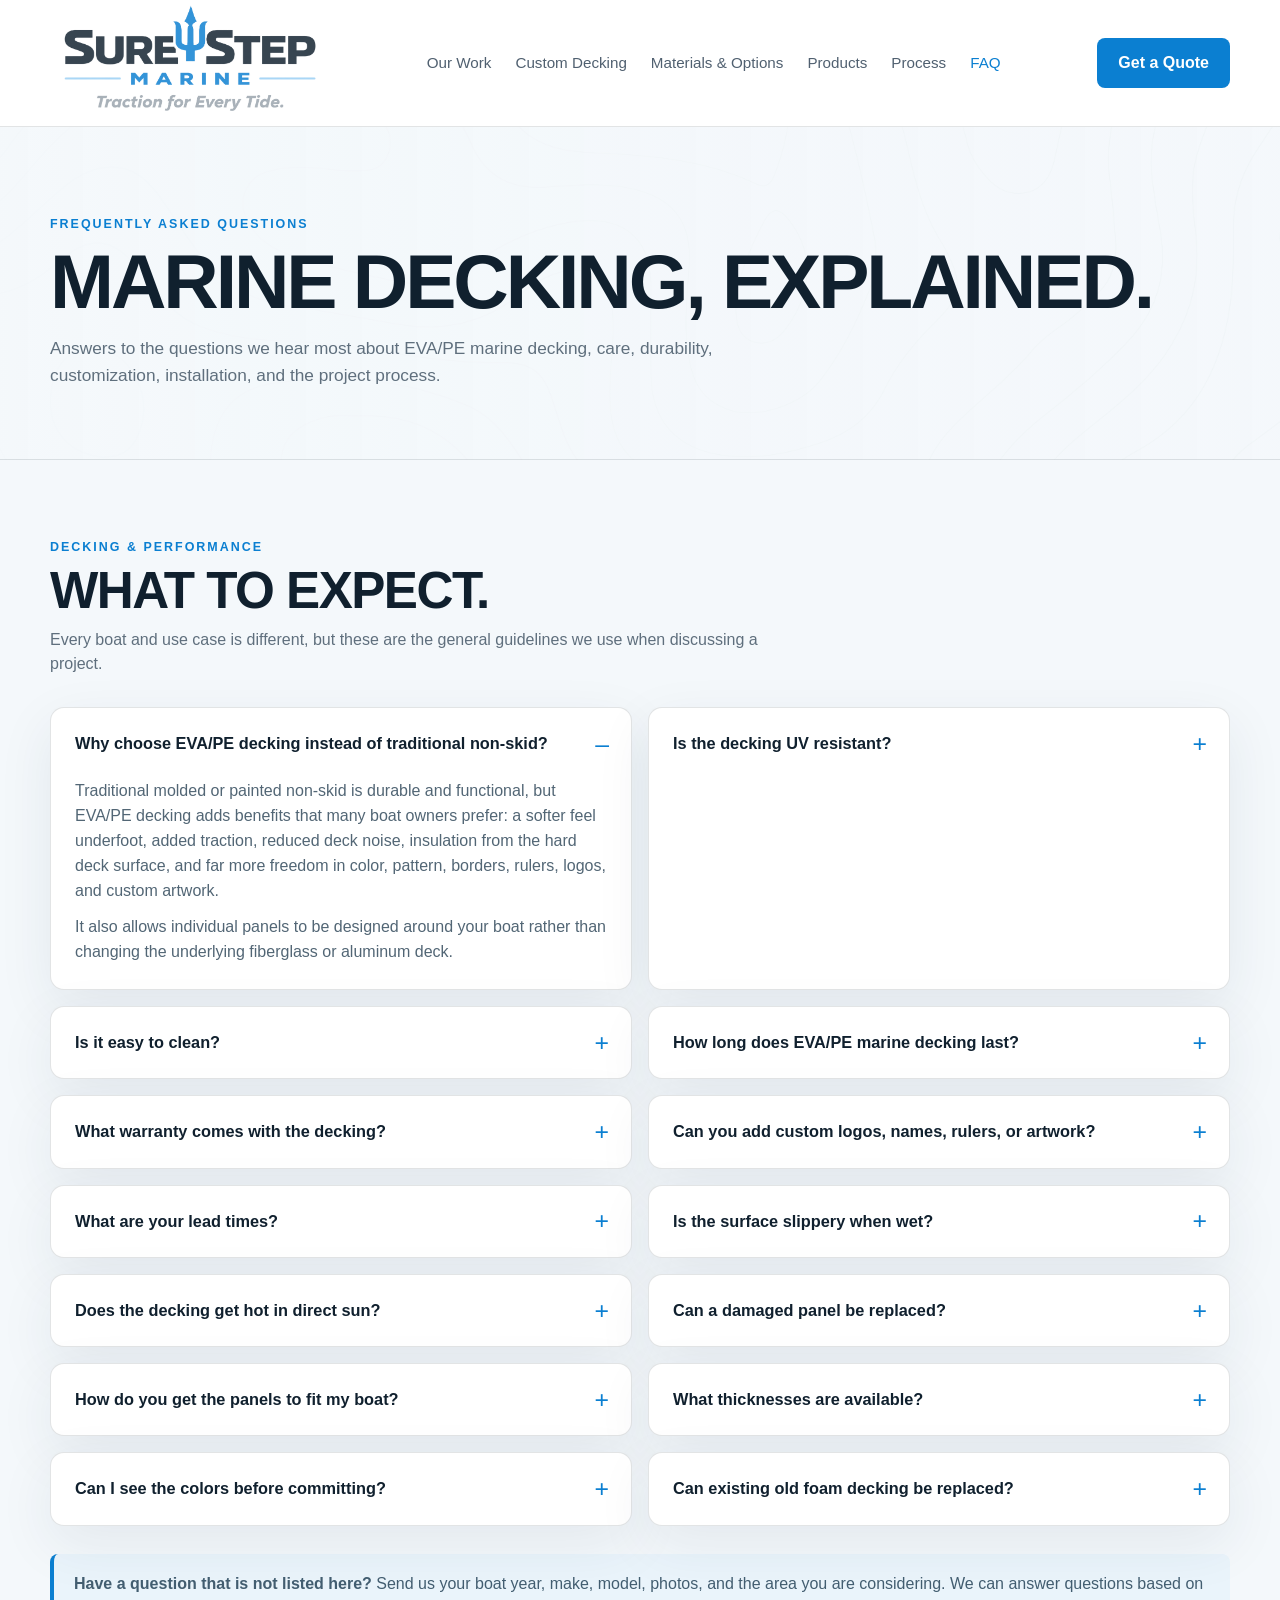
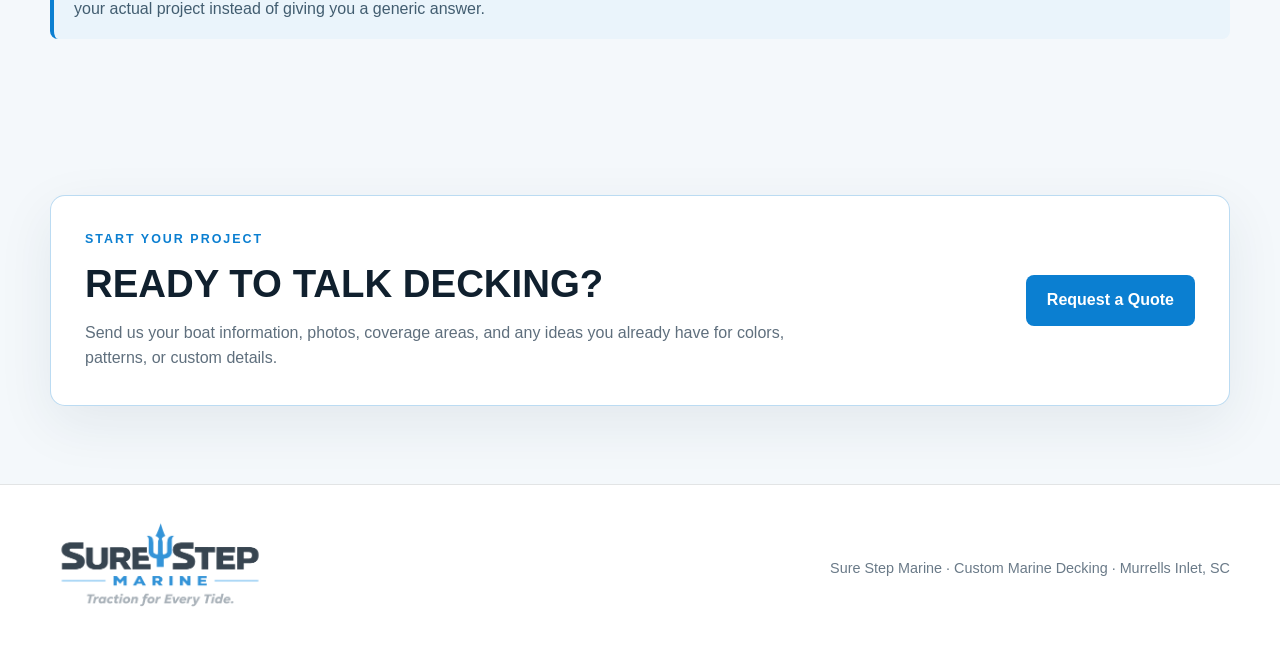
<file: faq.html>
<!DOCTYPE html>
<html lang="en">
<head>
<meta charset="UTF-8">
<meta name="viewport" content="width=device-width, initial-scale=1.0">
<meta name="description" content="Frequently asked questions about Sure Step Marine EVA/PE boat decking, including cleaning, UV exposure, expected service life, custom logos, lead times, installation, and warranty information.">
<title>FAQ | Sure Step Marine</title>
<style>
:root{--bg:#f4f8fb;--panel:#fff;--panel2:#eaf2f8;--text:#10202e;--muted:#5f6f7d;--accent:#0b7fd1;--accent2:#5fb4ef;--line:rgba(16,32,46,.12);--shadow:0 18px 55px rgba(20,49,74,.08);--max:1180px}
*{box-sizing:border-box}html{scroll-behavior:smooth}body{margin:0;font-family:Arial,Helvetica,sans-serif;background:var(--bg);color:var(--text);line-height:1.55}a{color:inherit;text-decoration:none}img{max-width:100%;display:block}.wrap{width:min(var(--max),calc(100% - 40px));margin:0 auto}
header{position:sticky;top:0;z-index:20;background:rgba(255,255,255,.94);backdrop-filter:blur(14px);border-bottom:1px solid var(--line)}nav{min-height:88px;display:flex;align-items:center;justify-content:space-between;gap:28px}.brand img{width:280px;height:auto}.nav-links{display:flex;align-items:center;gap:24px;color:#506070;font-size:.95rem}.nav-links a:hover,.nav-links a.active{color:var(--accent)}
.btn{display:inline-flex;align-items:center;justify-content:center;min-height:48px;padding:12px 20px;border-radius:8px;font-weight:800;border:1px solid transparent;transition:.2s}.btn-primary{background:var(--accent);color:#fff}.btn-primary:hover{background:#096eb5;transform:translateY(-1px)}.btn-secondary{background:#fff;border-color:var(--line);color:#17324a}
.hero{position:relative;overflow:hidden;isolation:isolate;padding:88px 0 70px;border-bottom:1px solid var(--line);background:linear-gradient(90deg,rgba(244,248,251,.97),rgba(244,248,251,.88)),url("assets/contour-lines-soft.png") center/cover no-repeat}.hero .eyebrow,.section-head .eyebrow,.cta .eyebrow{font-size:.78rem;letter-spacing:.16em;text-transform:uppercase;font-weight:900;color:var(--accent)}.hero h1{margin:10px 0 16px;font-size:clamp(2.65rem,6vw,5.4rem);line-height:.98;text-transform:uppercase;letter-spacing:-.04em}.hero p{max-width:760px;margin:0;color:var(--muted);font-size:1.08rem}
section{padding:78px 0}.section-head{max-width:760px;margin-bottom:30px}.section-head h2{margin:8px 0 10px;font-size:clamp(2rem,4vw,3.4rem);line-height:1.02;text-transform:uppercase;letter-spacing:-.03em}.section-head p{margin:0;color:var(--muted)}
.faq-grid{display:grid;grid-template-columns:1fr 1fr;gap:16px}.faq-item{background:#fff;border:1px solid var(--line);border-radius:14px;box-shadow:var(--shadow);overflow:hidden}.faq-item summary{list-style:none;cursor:pointer;padding:23px 56px 23px 24px;font-weight:850;position:relative;font-size:1.02rem}.faq-item summary::-webkit-details-marker{display:none}.faq-item summary:after{content:"+";position:absolute;right:22px;top:50%;transform:translateY(-50%);font-size:1.55rem;color:var(--accent);font-weight:500}.faq-item[open] summary:after{content:"–"}.faq-answer{padding:0 24px 24px;color:#526675}.faq-answer p{margin:0 0 12px}.faq-answer p:last-child{margin-bottom:0}.faq-answer ul,.faq-answer ol{margin:10px 0 0;padding-left:22px}.faq-answer li{margin:7px 0}
.note{margin-top:28px;padding:18px 20px;border-left:4px solid var(--accent);background:#eaf4fb;color:#425d70;border-radius:8px}
.cta{padding:34px;border-radius:15px;background:#fff;border:1px solid rgba(11,127,209,.28);display:grid;grid-template-columns:1fr auto;gap:28px;align-items:center;box-shadow:var(--shadow)}.cta h2{margin:4px 0 8px;text-transform:uppercase;font-size:clamp(1.8rem,3vw,2.8rem)}.cta p{margin:0;color:var(--muted);max-width:760px}
footer{padding:34px 0 42px;background:#fff;border-top:1px solid var(--line);color:#6a7a88;font-size:.9rem}.footer-row{display:flex;align-items:center;justify-content:space-between;gap:24px}.footer-logo{width:220px}
@media(max-width:980px){.nav-links{display:none}.faq-grid{grid-template-columns:1fr}.cta{grid-template-columns:1fr}}
@media(max-width:620px){.wrap{width:min(var(--max),calc(100% - 28px))}.brand img{width:205px}.nav-cta{display:none}.hero{padding:68px 0 55px}section{padding:58px 0}.faq-item summary{padding:20px 50px 20px 20px}.faq-answer{padding:0 20px 20px}.footer-row{flex-direction:column;align-items:flex-start}}

/* mobile-polish-v1 */
.mobile-menu-toggle{display:none;width:46px;height:46px;padding:0;border:1px solid var(--line,rgba(16,32,46,.12));border-radius:9px;background:#fff;align-items:center;justify-content:center;flex-direction:column;gap:5px;cursor:pointer;flex:0 0 auto}
.mobile-menu-toggle span{display:block;width:20px;height:2px;background:var(--text,#10202e);border-radius:2px;transition:.2s}
.mobile-menu-toggle[aria-expanded="true"] span:nth-child(1){transform:translateY(7px) rotate(45deg)}
.mobile-menu-toggle[aria-expanded="true"] span:nth-child(2){opacity:0}
.mobile-menu-toggle[aria-expanded="true"] span:nth-child(3){transform:translateY(-7px) rotate(-45deg)}
.mobile-quote-link{display:none}
@media(max-width:980px){
  header .wrap{position:relative}
  nav{position:relative}
  .mobile-menu-toggle{display:inline-flex}
  .nav-links{position:absolute!important;top:calc(100% + 1px);left:0;right:0;z-index:50;display:none!important;flex-direction:column!important;align-items:stretch!important;gap:2px!important;padding:10px!important;background:rgba(255,255,255,.99)!important;border:1px solid var(--line,rgba(16,32,46,.12));border-radius:0 0 12px 12px;box-shadow:0 18px 40px rgba(16,32,46,.14)}
  .nav-links.mobile-open{display:flex!important}
  .nav-links a{display:block;padding:12px 14px;border-radius:8px}
  .nav-links a:hover,.nav-links a.active{background:#eef6fc}
  .mobile-quote-link{display:block!important;margin-top:6px!important;background:var(--accent,#0b7fd1)!important;color:#fff!important;text-align:center;font-weight:800}
  .mobile-quote-link:hover{background:#096eb5!important;color:#fff!important}
}
@media(max-width:700px){
  .nav-cta{display:none!important}
}
@media(max-width:620px){
  body{overflow-x:hidden}
  nav{min-height:72px!important;gap:10px!important}
  .brand img{width:min(185px,55vw)!important;height:auto}
  .mobile-menu-toggle{width:44px;height:44px}
  h1,.hero h1,.quote-hero h1{font-size:clamp(2.15rem,11vw,3rem)!important;line-height:1.02!important}
  section{scroll-margin-top:76px}
  .hero-actions,.cta-actions,.product-actions{flex-direction:column!important;align-items:stretch!important}
  .hero-actions .btn,.cta-actions .btn,.product-actions .btn{width:100%;max-width:none}
  .hero-card{min-height:300px!important}
  .quote,.quote-box,.cta,.approval{padding:26px 20px!important}
  input,select,textarea,button{font-size:16px}
  .faq-item summary{line-height:1.35}
}
@media(max-width:420px){
  .steps{grid-template-columns:1fr!important}
  .panel-stage{min-height:300px!important}
  .panel-board{width:92%!important}
}

</style>
<link rel="stylesheet" href="assets/mobile.css">
</head>
<body>
<header><div class="wrap"><nav>
<a class="brand" href="index.html"><img src="assets/sure-step-logo-clean.png" alt="Sure Step Marine logo"></a>
<button class="mobile-menu-toggle" type="button" aria-label="Open menu" aria-expanded="false"><span></span><span></span><span></span></button>
<div class="nav-links"><a href="index.html#work">Our Work</a><a href="custom-decking.html">Custom Decking</a><a href="materials-options.html">Materials &amp; Options</a><a href="products.html">Products</a><a href="process.html">Process</a><a class="active" href="faq.html">FAQ</a><a class="mobile-quote-link" href="quote.html">Get a Quote</a></div>
<a class="btn btn-primary nav-cta" href="quote.html">Get a Quote</a>
</nav></div></header>

<main>
<section class="hero"><div class="wrap">
<div class="eyebrow">Frequently Asked Questions</div>
<h1>Marine decking, explained.</h1>
<p>Answers to the questions we hear most about EVA/PE marine decking, care, durability, customization, installation, and the project process.</p>
</div></section>

<section><div class="wrap">
<div class="section-head"><div class="eyebrow">Decking &amp; performance</div><h2>What to expect.</h2><p>Every boat and use case is different, but these are the general guidelines we use when discussing a project.</p></div>

<div class="faq-grid">
<details class="faq-item" open><summary>Why choose EVA/PE decking instead of traditional non-skid?</summary><div class="faq-answer">
<p>Traditional molded or painted non-skid is durable and functional, but EVA/PE decking adds benefits that many boat owners prefer: a softer feel underfoot, added traction, reduced deck noise, insulation from the hard deck surface, and far more freedom in color, pattern, borders, rulers, logos, and custom artwork.</p>
<p>It also allows individual panels to be designed around your boat rather than changing the underlying fiberglass or aluminum deck.</p>
</div></details>

<details class="faq-item"><summary>Is the decking UV resistant?</summary><div class="faq-answer">
<p>The material is intended for outdoor marine use and is designed to tolerate regular sun exposure. Like any exterior material, however, long-term UV exposure, heat, weather, color choice, storage conditions, and maintenance can affect appearance over time.</p>
<p>Darker colors generally absorb more heat than lighter colors, so color selection can matter on boats that spend long periods uncovered in direct sun.</p>
</div></details>

<details class="faq-item"><summary>Is it easy to clean?</summary><div class="faq-answer">
<p>Yes. Routine cleaning is usually straightforward. For normal dirt, salt, fish residue, and everyday grime:</p>
<ol><li>Rinse loose debris away with fresh water.</li><li>Use mild boat soap or a material-safe cleaner.</li><li>Agitate stubborn areas with a soft or medium-bristle brush.</li><li>Rinse thoroughly and allow the surface to dry.</li></ol>
<p>Avoid aggressive solvents, petroleum-based chemicals, metal brushes, and concentrated high-pressure spray held close to the foam or routed edges. Test unfamiliar cleaners in a small area first.</p>
</div></details>

<details class="faq-item"><summary>How long does EVA/PE marine decking last?</summary><div class="faq-answer">
<p>There is not one fixed life expectancy for every installation. Service life depends heavily on sun exposure, foot traffic, fishing use, storage, cleaning habits, color, installation quality, and whether the boat is covered when not in use.</p>
<p>With proper installation and normal care, the goal is years of useful service. High-wear areas can age faster than protected areas, and individual damaged panels can often be replaced without redoing the entire boat.</p>
</div></details>

<details class="faq-item"><summary>What warranty comes with the decking?</summary><div class="faq-answer">
<p>Warranty coverage can depend on the material, project scope, and whether Sure Step Marine performs the installation. We provide the current applicable warranty terms with the project information before the job is finalized rather than publishing a blanket warranty that may not apply to every installation.</p>
<p>If you are comparing a specific project, contact us and we will confirm exactly what is covered.</p>
</div></details>

<details class="faq-item"><summary>Can you add custom logos, names, rulers, or artwork?</summary><div class="faq-answer">
<p>Yes. Customization is one of the biggest advantages of layered marine decking. CNC routing can expose the contrasting layer beneath the top surface to create logos, boat names, fish rulers, borders, lettering, coordinates, and other artwork.</p>
<p>Custom details are laid out in CAD and included in the approval drawing so you can review placement and scale before the material is machined.</p>
</div></details>

<details class="faq-item"><summary>What are your lead times?</summary><div class="faq-answer">
<p>Lead times vary with season, project size, templating requirements, design complexity, material availability, and how quickly the final design is approved. We provide a current project-specific estimate when quoting the job.</p>
<p>Custom logos, specialty designs, or material combinations that must be ordered can add time, so early color and design decisions help keep the project moving.</p>
</div></details>

<details class="faq-item"><summary>Is the surface slippery when wet?</summary><div class="faq-answer">
<p>EVA/PE decking is used in part because of the traction it provides compared with a hard smooth deck surface. No marine surface should be treated as slip-proof, particularly when contaminated with oil, fish residue, soap, sunscreen, or other slick substances, so normal deck safety still applies.</p>
</div></details>

<details class="faq-item"><summary>Does the decking get hot in direct sun?</summary><div class="faq-answer">
<p>Any exposed deck surface can heat up in direct sunlight. Darker colors usually absorb more heat, while lighter colors generally stay cooler. If surface temperature is a major concern, we can factor that into the color combination before material is ordered.</p>
</div></details>

<details class="faq-item"><summary>Can a damaged panel be replaced?</summary><div class="faq-answer">
<p>Often, yes. Because the deck is built as individual fitted panels, a damaged section can frequently be reproduced and replaced. Availability of the original material color and the amount of weathering on surrounding panels can affect how closely a new piece matches an older installation.</p>
</div></details>

<details class="faq-item"><summary>How do you get the panels to fit my boat?</summary><div class="faq-answer">
<p>We digitally template the areas being covered, build the panels in CAD, and provide a construction-style approval drawing before production. Once approved, the panels are CNC machined to the final geometry and design.</p>
<p>This workflow lets us account for seams, borders, hatches, hardware, clearances, pattern direction, and custom details before material is cut.</p>
</div></details>

<details class="faq-item"><summary>What thicknesses are available?</summary><div class="faq-answer">
<p>Our current material options include 6mm, 9mm, and 13mm constructions. Standard decking commonly uses 6mm material, while thicker configurations can be used for specialty applications, additional layered colors, helm pads, seat cushions, backrests, and coaming bolsters.</p>
<p><a href="materials-options.html" style="color:var(--accent);font-weight:800">See Materials &amp; Options →</a></p>
</div></details>

<details class="faq-item"><summary>Can I see the colors before committing?</summary><div class="faq-answer">
<p>Yes. Online colors are useful for narrowing choices, but screens do not reproduce foam colors perfectly. Final material combinations are confirmed with physical samples before material is ordered.</p>
</div></details>

<details class="faq-item"><summary>Can existing old foam decking be replaced?</summary><div class="faq-answer">
<p>In many cases, yes. The old material and adhesive must be removed and the underlying surface evaluated and properly prepared before new decking is installed. The amount of prep depends on the condition of the existing installation and the substrate beneath it.</p>
</div></details>
</div>

<div class="note"><strong>Have a question that is not listed here?</strong> Send us your boat year, make, model, photos, and the area you are considering. We can answer questions based on your actual project instead of giving you a generic answer.</div>
</div></section>

<section><div class="wrap"><div class="cta"><div><div class="eyebrow">Start your project</div><h2>Ready to talk decking?</h2><p>Send us your boat information, photos, coverage areas, and any ideas you already have for colors, patterns, or custom details.</p></div><a class="btn btn-primary" href="quote.html">Request a Quote</a></div></div></section>
</main>

<footer><div class="wrap footer-row"><img class="footer-logo" src="assets/sure-step-logo-clean.png" alt="Sure Step Marine logo"><div>Sure Step Marine · Custom Marine Decking · Murrells Inlet, SC</div></div></footer>
<script src="assets/mobile.js"></script>

<script>
(() => {
  const button = document.querySelector('.mobile-menu-toggle');
  const menu = document.querySelector('.nav-links');
  if (!button || !menu) return;
  const closeMenu = () => {
    menu.classList.remove('mobile-open');
    button.setAttribute('aria-expanded','false');
  };
  button.addEventListener('click', () => {
    const open = menu.classList.toggle('mobile-open');
    button.setAttribute('aria-expanded', open ? 'true' : 'false');
  });
  menu.querySelectorAll('a').forEach(link => link.addEventListener('click', closeMenu));
  document.addEventListener('click', event => {
    if (!event.target.closest('nav')) closeMenu();
  });
  document.addEventListener('keydown', event => {
    if (event.key === 'Escape') closeMenu();
  });
  window.addEventListener('resize', () => {
    if (window.innerWidth > 980) closeMenu();
  });
})();
</script>

</body>
</html>
</file>
<file: assets/mobile.css>
/* Sure Step Marine mobile refinements */
.mobile-menu-toggle,.mobile-menu{display:none}

@media(max-width:980px){
  header .wrap{position:relative}
  header nav{position:relative;gap:14px}
  .nav-links{display:none!important}
  .mobile-menu-toggle{
    display:grid;
    place-items:center;
    flex:0 0 44px;
    width:44px;
    height:44px;
    padding:0;
    border:1px solid rgba(16,32,46,.14);
    border-radius:9px;
    background:#fff;
    color:#10202e;
    cursor:pointer;
    box-shadow:0 6px 18px rgba(20,49,74,.06);
  }
  .mobile-menu-toggle span,
  .mobile-menu-toggle:before,
  .mobile-menu-toggle:after{
    content:"";
    display:block;
    width:20px;
    height:2px;
    background:currentColor;
    border-radius:2px;
    transition:.18s ease;
  }
  .mobile-menu-toggle{gap:4px}
  .mobile-menu-toggle[aria-expanded="true"] span{opacity:0}
  .mobile-menu-toggle[aria-expanded="true"]:before{transform:translateY(6px) rotate(45deg)}
  .mobile-menu-toggle[aria-expanded="true"]:after{transform:translateY(-6px) rotate(-45deg)}
  .mobile-menu{
    position:absolute;
    top:calc(100% + 1px);
    left:0;
    right:0;
    z-index:50;
    padding:10px;
    background:#fff;
    border:1px solid rgba(16,32,46,.12);
    border-top:0;
    border-radius:0 0 12px 12px;
    box-shadow:0 18px 38px rgba(20,49,74,.14);
  }
  .mobile-menu.is-open{display:grid}
  .mobile-menu a{
    display:flex;
    align-items:center;
    min-height:46px;
    padding:11px 13px;
    border-radius:7px;
    font-weight:750;
    color:#344a5c;
  }
  .mobile-menu a:hover,
  .mobile-menu a.active{background:#eef6fb;color:#0b7fd1}
  .mobile-menu .mobile-quote{
    margin-top:6px;
    justify-content:center;
    background:#0b7fd1;
    color:#fff;
  }
}

@media(max-width:620px){
  header nav{min-height:72px!important}
  .brand img{width:180px!important;max-width:58vw!important}
  .nav-cta{display:none!important}
  .mobile-menu-toggle{display:grid!important}
  h1{font-size:clamp(2.4rem,12vw,2.95rem)!important;line-height:1!important;letter-spacing:-.04em!important;overflow-wrap:anywhere}
  .hero,.quote-hero{padding-top:56px!important;padding-bottom:50px!important}
  section{padding-top:56px!important;padding-bottom:56px!important}
  .hero-card{min-height:315px!important}
  .cta,.quote-box,.approval{padding:24px 20px!important}
  .cta .btn,.quote-box .btn,.approval .btn{width:100%}
  .submit-row{grid-template-columns:1fr!important;gap:18px!important}
  .submit-btn{width:100%!important}
  .section-title{align-items:flex-start!important}
  .form-section{padding:24px 18px!important}
  input,select,textarea{font-size:16px!important}
}

@media(max-width:480px){
  .wrap{width:min(var(--max),calc(100% - 24px))!important}
  .brand img{width:168px!important;max-width:56vw!important}
  .mobile-menu-toggle{width:42px;height:42px;flex-basis:42px}
  .steps{grid-template-columns:1fr!important}
  .hero-card{min-height:290px!important}
  .panel-stage{min-height:315px!important}
  .panel-board{height:200px!important}
  .faq-item summary{font-size:.98rem}
  .footer-logo{max-width:190px}
}
</file>
